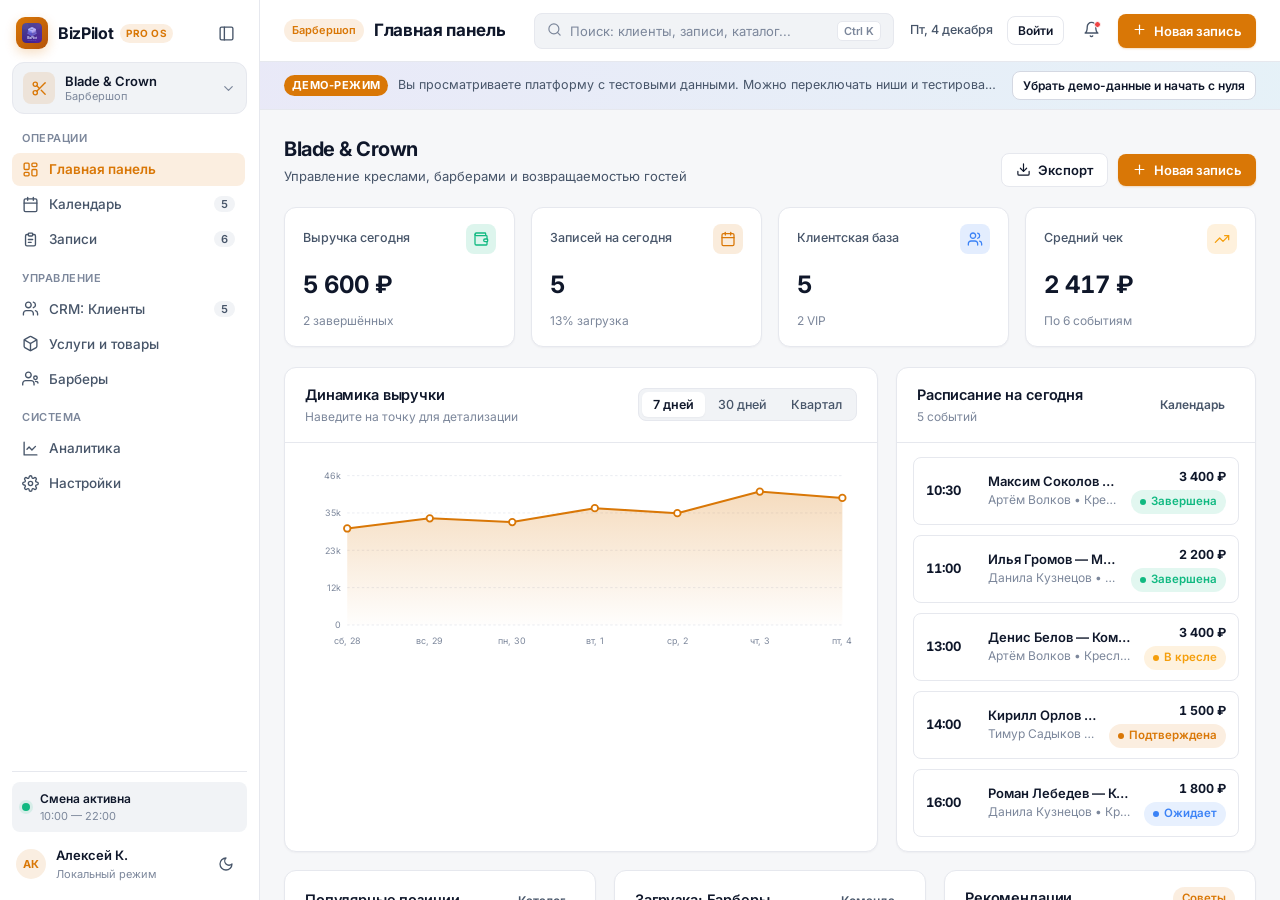
<file: index.html>
<!DOCTYPE html>
<html lang="ru" data-theme="light">
<head>
  <meta charset="UTF-8">
  <meta name="viewport" content="width=device-width, initial-scale=1.0">
  <title>BizPilot — Платформа управления бизнесом</title>
  <link rel="icon" type="image/svg+xml" href="logo.svg">
  <link rel="icon" type="image/png" sizes="192x192" href="/icons/icon-192.png">
  <link rel="apple-touch-icon" href="/icons/icon-192.png">
  <link rel="manifest" href="/manifest.json">
  <meta name="theme-color" content="#6366f1">
  <meta name="apple-mobile-web-app-capable" content="yes">
  <meta name="apple-mobile-web-app-status-bar-style" content="default">
  <meta name="apple-mobile-web-app-title" content="BizPilot">
  <meta name="description" content="Управление записями, клиентами и аналитикой для малого бизнеса">
  <link rel="preconnect" href="https://fonts.googleapis.com">
  <link rel="preconnect" href="https://fonts.gstatic.com" crossorigin>
  <link href="https://fonts.googleapis.com/css2?family=Inter:wght@400;500;600;700&display=swap" rel="stylesheet">
  <link rel="stylesheet" href="styles.css?v=5">
  <link rel="stylesheet" href="onboarding.css?v=5">
</head>
<body>
  <div id="app" class="app-shell">
    <!-- Sidebar -->
    <aside id="sidebar" class="sidebar" aria-label="Основная навигация">
      <div class="sidebar-header">
        <div class="brand-row">
          <div class="brand-logo" aria-hidden="true">
            <img src="logo.svg" alt="BizPilot" width="20" height="20" style="display:block; border-radius:4px;">
          </div>
          <div class="brand-meta">
            <span class="brand-name">BizPilot</span>
            <span class="brand-plan">PRO OS</span>
          </div>
        </div>
        <button id="sidebar-collapse-btn" class="icon-btn subtle" title="Свернуть меню" aria-label="Свернуть меню"></button>
      </div>

      <!-- Niche & Business Switcher -->
      <div class="niche-switcher-wrap">
        <button id="niche-switcher-btn" class="niche-switcher-btn" type="button" aria-haspopup="true" aria-expanded="false">
          <div class="niche-switcher-icon" id="current-niche-icon"></div>
          <div class="niche-switcher-info">
            <span class="niche-business-name" id="current-business-name">Blade &amp; Crown</span>
            <span class="niche-type-label" id="current-niche-label">Барбершоп</span>
          </div>
          <span class="niche-chevron" id="niche-chevron-icon"></span>
        </button>
        <div id="niche-dropdown" class="niche-dropdown hidden" role="menu">
          <div class="niche-dropdown-header">Переключить нишу бизнеса</div>
          <div id="niche-dropdown-list" class="niche-dropdown-list"></div>
        </div>
      </div>

      <!-- Primary Navigation -->
      <nav class="sidebar-nav" id="sidebar-nav"></nav>

      <!-- Sidebar Footer -->
      <div class="sidebar-footer">
        <div class="shift-status-card" id="shift-status-card">
          <div class="shift-dot"></div>
          <div class="shift-text">
            <div class="shift-title">Смена активна</div>
            <div class="shift-sub" id="shift-hours">09:00 — 21:00</div>
          </div>
        </div>
        <div class="user-profile-mini">
          <div class="avatar sm" id="owner-avatar">АК</div>
          <div class="user-profile-info">
            <div class="user-name" id="owner-name">Алексей К.</div>
            <div class="user-role">Управляющий</div>
          </div>
          <button id="theme-toggle-btn" class="icon-btn subtle" title="Переключить тему" aria-label="Переключить тему"></button>
        </div>
      </div>
    </aside>

    <!-- Main Content Area -->
    <div class="main-area">
      <!-- Topbar -->
      <header class="topbar">
        <div class="topbar-left">
          <button id="mobile-menu-btn" class="icon-btn subtle mobile-only" aria-label="Открыть меню"></button>
          <div class="breadcrumb">
            <span class="breadcrumb-niche" id="topbar-niche-pill"></span>
            <h1 class="page-title" id="page-title">Главная панель</h1>
          </div>
        </div>

        <div class="topbar-center">
          <button id="command-palette-trigger" class="search-trigger" type="button">
            <span class="search-icon-slot" id="topbar-search-icon"></span>
            <span class="search-placeholder">Поиск клиентов, записей, услуг...</span>
            <kbd class="kbd-hint">Ctrl K</kbd>
          </button>
        </div>

        <div class="topbar-right">
          <div class="topbar-date" id="topbar-date"></div>
          <button id="auth-btn" class="btn btn-secondary btn-sm" type="button">Войти</button>
          <button id="notifications-btn" class="icon-btn subtle has-badge" title="Уведомления" aria-label="Уведомления">
            <span id="notifications-icon-slot"></span>
            <span class="badge-dot" id="notif-badge"></span>
          </button>
          <button id="quick-create-btn" class="btn btn-primary" type="button">
            <span class="btn-icon-slot" id="quick-create-icon"></span>
            <span id="quick-create-label">Новая запись</span>
          </button>
        </div>
      </header>

      <!-- Demo Mode Banner -->
      <div id="demo-banner" class="demo-banner hidden" role="status">
        <div class="demo-banner-left">
          <span class="demo-banner-pill">Демо-режим</span>
          <span class="demo-banner-text">Вы просматриваете платформу с тестовыми данными. Можно переключать ниши и тестировать все функции.</span>
        </div>
        <button id="clear-demo-btn" class="btn btn-sm demo-banner-btn" type="button">Убрать демо-данные и начать с нуля</button>
      </div>

      <!-- Dynamic View Container -->
      <main id="view-container" class="view-container" tabindex="-1"></main>
    </div>
  </div>

  <!-- Slide-over Drawer (Client 360 / Booking Details / Notifications) -->
  <div id="drawer-backdrop" class="backdrop hidden"></div>
  <aside id="app-drawer" class="drawer hidden" aria-hidden="true">
    <div class="drawer-header">
      <div class="drawer-title-wrap">
        <span class="drawer-eyebrow" id="drawer-eyebrow"></span>
        <h2 class="drawer-title" id="drawer-title">Детали</h2>
      </div>
      <button id="drawer-close-btn" class="icon-btn subtle" aria-label="Закрыть панель"></button>
    </div>
    <div id="drawer-body" class="drawer-body"></div>
  </aside>

  <!-- Modal Dialog (Create Booking / Client / Service / Staff) -->
  <div id="modal-backdrop" class="backdrop hidden"></div>
  <div id="app-modal" class="modal hidden" role="dialog" aria-modal="true" aria-labelledby="modal-title">
    <div class="modal-header">
      <h2 class="modal-title" id="modal-title">Создать</h2>
      <button id="modal-close-btn" class="icon-btn subtle" aria-label="Закрыть окно"></button>
    </div>
    <div id="modal-body" class="modal-body"></div>
  </div>

  <!-- Command Palette -->
  <div id="cmdk-backdrop" class="backdrop hidden"></div>
  <div id="cmdk-modal" class="cmdk-modal hidden" role="dialog" aria-modal="true" aria-label="Быстрый поиск">
    <div class="cmdk-input-row">
      <span id="cmdk-search-icon" class="cmdk-icon"></span>
      <input id="cmdk-input" type="text" placeholder="Найти клиента, запись, услугу или перейти в раздел..." autocomplete="off">
      <kbd class="kbd-hint">ESC</kbd>
    </div>
    <div id="cmdk-results" class="cmdk-results"></div>
  </div>

  <!-- Toast Container -->
  <div id="toast-container" class="toast-container" aria-live="polite"></div>

  <!-- Mobile Sidebar Backdrop -->
  <div id="mobile-backdrop" class="backdrop hidden"></div>

  <!-- Onboarding Overlay -->
  <div id="onboarding-overlay" class="onboarding-overlay hidden" role="dialog" aria-modal="true" aria-label="Настройка BizPilot"></div>

  <script defer src="js/icons.js?v=8"></script>
  <script defer src="js/niches.js?v=8"></script>
  <script defer src="js/store.js?v=8"></script>
  <script defer src="js/charts.js?v=8"></script>
  <script defer src="js/views.js?v=8"></script>
  <script defer src="js/onboarding.js?v=8"></script>
  <script defer src="js/app.js?v=8"></script>
</body>
</html>
</file>
<file: styles.css>
/* ==========================================================================
   BizPilot SaaS Design System
   Modern Minimalist Precision UI (Linear / Stripe / Square inspired)
   ========================================================================== */

:root {
  --font-sans: 'Inter', -apple-system, BlinkMacSystemFont, 'Segoe UI', Roboto, sans-serif;

  /* Light theme surface hierarchy */
  --bg-app: #f6f7f9;
  --bg-sidebar: #ffffff;
  --bg-surface: #ffffff;
  --bg-subtle: #f1f3f6;
  --bg-muted: #e9ecf1;
  --bg-hover: #f4f6f9;

  /* Borders */
  --border-subtle: #e6e8ee;
  --border-strong: #d4d8e2;

  /* Text */
  --text-primary: #0f172a;
  --text-secondary: #475569;
  --text-muted: #7c879b;
  --text-inverse: #ffffff;

  /* Brand & Niche Accent (dynamically overridden per niche) */
  --accent: #4f46e5;
  --accent-hover: #4338ca;
  --accent-soft: rgba(79, 70, 229, 0.1);
  --accent-ring: rgba(79, 70, 229, 0.22);

  /* Semantic Status Colors */
  --success: #10b981;
  --success-soft: rgba(16, 185, 129, 0.12);
  --warning: #f59e0b;
  --warning-soft: rgba(245, 158, 11, 0.13);
  --danger: #ef4444;
  --danger-soft: rgba(239, 68, 68, 0.12);
  --info: #3b82f6;
  --info-soft: rgba(59, 130, 246, 0.12);

  /* Elevation & Radius */
  --radius-xs: 6px;
  --radius-sm: 8px;
  --radius-md: 12px;
  --radius-lg: 16px;
  --shadow-xs: 0 1px 2px rgba(15, 23, 42, 0.04);
  --shadow-sm: 0 1px 3px rgba(15, 23, 42, 0.06), 0 1px 2px rgba(15, 23, 42, 0.03);
  --shadow-md: 0 8px 24px rgba(15, 23, 42, 0.08), 0 2px 6px rgba(15, 23, 42, 0.04);
  --shadow-lg: 0 20px 50px rgba(15, 23, 42, 0.16);

  --sidebar-width: 260px;
  --topbar-height: 62px;
  --transition: 160ms cubic-bezier(0.2, 0.8, 0.2, 1);
}

[data-theme="dark"] {
  --bg-app: #0b0e14;
  --bg-sidebar: #10141d;
  --bg-surface: #141923;
  --bg-subtle: #1b2230;
  --bg-muted: #222b3c;
  --bg-hover: #1d2534;

  --border-subtle: #232b3b;
  --border-strong: #323d52;

  --text-primary: #f1f5f9;
  --text-secondary: #94a3b8;
  --text-muted: #64748b;

  --shadow-xs: 0 1px 2px rgba(0, 0, 0, 0.25);
  --shadow-sm: 0 2px 6px rgba(0, 0, 0, 0.32);
  --shadow-md: 0 10px 28px rgba(0, 0, 0, 0.45);
  --shadow-lg: 0 24px 60px rgba(0, 0, 0, 0.65);
}

*, *::before, *::after {
  box-sizing: border-box;
}

html, body {
  margin: 0;
  padding: 0;
  height: 100%;
  font-family: var(--font-sans);
  font-size: 14px;
  line-height: 1.5;
  color: var(--text-primary);
  background: var(--bg-app);
  -webkit-font-smoothing: antialiased;
  -moz-osx-font-smoothing: grayscale;
}

button, input, select, textarea {
  font-family: inherit;
  font-size: inherit;
  color: inherit;
}

button {
  cursor: pointer;
  border: none;
  background: none;
}

a {
  color: inherit;
  text-decoration: none;
}

.hidden {
  display: none !important;
}

.tabular-nums {
  font-variant-numeric: tabular-nums;
}

/* Custom Scrollbar */
::-webkit-scrollbar {
  width: 7px;
  height: 7px;
}
::-webkit-scrollbar-track {
  background: transparent;
}
::-webkit-scrollbar-thumb {
  background: var(--border-strong);
  border-radius: 99px;
}
::-webkit-scrollbar-thumb:hover {
  background: var(--text-muted);
}

/* ==========================================================================
   App Shell Layout
   ========================================================================== */

.app-shell {
  display: flex;
  height: 100vh;
  overflow: hidden;
}

/* Sidebar */
.sidebar {
  width: var(--sidebar-width);
  flex-shrink: 0;
  background: var(--bg-sidebar);
  border-right: 1px solid var(--border-subtle);
  display: flex;
  flex-direction: column;
  padding: 14px 12px;
  transition: width var(--transition), transform var(--transition);
  z-index: 30;
}

.sidebar.collapsed {
  width: 74px;
}

.sidebar.collapsed .brand-meta,
.sidebar.collapsed .niche-switcher-info,
.sidebar.collapsed .niche-chevron,
.sidebar.collapsed .nav-label,
.sidebar.collapsed .nav-badge,
.sidebar.collapsed .shift-text,
.sidebar.collapsed .user-profile-info,
.sidebar.collapsed .nav-section-title {
  display: none;
}

.sidebar.collapsed .niche-switcher-btn {
  justify-content: center;
  padding: 8px;
}

.sidebar.collapsed .nav-item {
  justify-content: center;
  padding: 10px;
}

.sidebar.collapsed .shift-status-card {
  justify-content: center;
  padding: 10px;
}

.sidebar.collapsed .user-profile-mini {
  justify-content: center;
  flex-direction: column;
  gap: 8px;
}

.sidebar-header {
  display: flex;
  align-items: center;
  justify-content: space-between;
  padding: 2px 4px 12px;
}

.brand-row {
  display: flex;
  align-items: center;
  gap: 10px;
}

.brand-logo {
  width: 32px;
  height: 32px;
  border-radius: 9px;
  background: linear-gradient(135deg, var(--accent), var(--accent-hover));
  color: #fff;
  display: grid;
  place-items: center;
  box-shadow: 0 4px 12px var(--accent-ring);
  flex-shrink: 0;
}

.brand-meta {
  display: flex;
  align-items: center;
  gap: 7px;
}

.brand-name {
  font-weight: 700;
  font-size: 16px;
  letter-spacing: -0.02em;
}

.brand-plan {
  font-size: 10px;
  font-weight: 700;
  letter-spacing: 0.05em;
  padding: 2px 6px;
  border-radius: 99px;
  background: var(--accent-soft);
  color: var(--accent);
}

/* Niche Switcher */
.niche-switcher-wrap {
  position: relative;
  margin-bottom: 14px;
}

.niche-switcher-btn {
  width: 100%;
  display: flex;
  align-items: center;
  gap: 10px;
  padding: 9px 10px;
  border-radius: var(--radius-md);
  background: var(--bg-subtle);
  border: 1px solid var(--border-subtle);
  text-align: left;
  transition: border-color var(--transition), background var(--transition);
}

.niche-switcher-btn:hover {
  border-color: var(--border-strong);
  background: var(--bg-hover);
}

.niche-switcher-icon {
  width: 32px;
  height: 32px;
  border-radius: 8px;
  background: var(--accent-soft);
  color: var(--accent);
  display: grid;
  place-items: center;
  flex-shrink: 0;
}

.niche-switcher-info {
  flex: 1;
  min-width: 0;
}

.niche-business-name {
  display: block;
  font-weight: 600;
  font-size: 13px;
  white-space: nowrap;
  overflow: hidden;
  text-overflow: ellipsis;
}

.niche-type-label {
  display: block;
  font-size: 11px;
  color: var(--text-muted);
}

.niche-chevron {
  color: var(--text-muted);
  display: grid;
  place-items: center;
}

.niche-dropdown {
  position: absolute;
  top: calc(100% + 6px);
  left: 0;
  width: 268px;
  background: var(--bg-surface);
  border: 1px solid var(--border-subtle);
  border-radius: var(--radius-md);
  box-shadow: var(--shadow-lg);
  padding: 6px;
  z-index: 60;
}

.niche-dropdown-header {
  font-size: 11px;
  font-weight: 600;
  color: var(--text-muted);
  text-transform: uppercase;
  letter-spacing: 0.04em;
  padding: 6px 8px 4px;
}

.niche-dropdown-list {
  display: flex;
  flex-direction: column;
  gap: 2px;
}

.niche-option {
  display: flex;
  align-items: center;
  gap: 10px;
  padding: 8px 10px;
  border-radius: var(--radius-sm);
  width: 100%;
  text-align: left;
  transition: background var(--transition);
}

.niche-option:hover {
  background: var(--bg-hover);
}

.niche-option.active {
  background: var(--accent-soft);
}

.niche-option-dot {
  width: 28px;
  height: 28px;
  border-radius: 7px;
  display: grid;
  place-items: center;
  flex-shrink: 0;
}

.niche-option-text {
  flex: 1;
  min-width: 0;
}

.niche-option-title {
  font-size: 13px;
  font-weight: 600;
  display: block;
}

.niche-option-sub {
  font-size: 11px;
  color: var(--text-muted);
  display: block;
}

/* Sidebar Navigation */
.sidebar-nav {
  flex: 1;
  overflow-y: auto;
  display: flex;
  flex-direction: column;
  gap: 2px;
  padding-right: 2px;
}

.nav-section-title {
  font-size: 11px;
  font-weight: 600;
  color: var(--text-muted);
  text-transform: uppercase;
  letter-spacing: 0.05em;
  padding: 12px 10px 4px;
}

.nav-section-title:first-child {
  padding-top: 2px;
}

.nav-item {
  display: flex;
  align-items: center;
  gap: 10px;
  padding: 8px 10px;
  border-radius: var(--radius-sm);
  color: var(--text-secondary);
  font-weight: 500;
  font-size: 13.5px;
  transition: background var(--transition), color var(--transition);
  width: 100%;
  text-align: left;
}

.nav-item:hover {
  background: var(--bg-hover);
  color: var(--text-primary);
}

.nav-item.active {
  background: var(--accent-soft);
  color: var(--accent);
  font-weight: 600;
}

.nav-icon {
  display: grid;
  place-items: center;
  flex-shrink: 0;
}

.nav-label {
  flex: 1;
  white-space: nowrap;
  overflow: hidden;
  text-overflow: ellipsis;
}

.nav-badge {
  font-size: 11px;
  font-weight: 600;
  padding: 1px 7px;
  border-radius: 99px;
  background: var(--bg-subtle);
  color: var(--text-secondary);
}

.nav-item.active .nav-badge {
  background: var(--accent);
  color: #fff;
}

/* Sidebar Footer */
.sidebar-footer {
  padding-top: 10px;
  border-top: 1px solid var(--border-subtle);
  display: flex;
  flex-direction: column;
  gap: 10px;
}

.shift-status-card {
  display: flex;
  align-items: center;
  gap: 10px;
  padding: 8px 10px;
  border-radius: var(--radius-sm);
  background: var(--bg-subtle);
}

.shift-dot {
  width: 8px;
  height: 8px;
  border-radius: 50%;
  background: var(--success);
  box-shadow: 0 0 0 3px var(--success-soft);
  flex-shrink: 0;
}

.shift-title {
  font-size: 12px;
  font-weight: 600;
}

.shift-sub {
  font-size: 11px;
  color: var(--text-muted);
}

.user-profile-mini {
  display: flex;
  align-items: center;
  gap: 10px;
  padding: 4px;
}

.user-profile-info {
  flex: 1;
  min-width: 0;
}

.user-name {
  font-size: 13px;
  font-weight: 600;
  white-space: nowrap;
  overflow: hidden;
  text-overflow: ellipsis;
}

.user-role {
  font-size: 11px;
  color: var(--text-muted);
}

/* ==========================================================================
   Main Area & Topbar
   ========================================================================== */

.main-area {
  flex: 1;
  min-width: 0;
  display: flex;
  flex-direction: column;
  overflow: hidden;
}

.topbar {
  height: var(--topbar-height);
  flex-shrink: 0;
  background: var(--bg-surface);
  border-bottom: 1px solid var(--border-subtle);
  padding: 0 24px;
  display: flex;
  align-items: center;
  justify-content: space-between;
  gap: 16px;
}

.topbar-left {
  display: flex;
  align-items: center;
  gap: 12px;
  min-width: 0;
  flex: 1 1 auto;
  overflow: hidden;
}

.breadcrumb {
  display: flex;
  align-items: center;
  gap: 10px;
  min-width: 0;
}

.breadcrumb-niche {
  font-size: 11px;
  font-weight: 600;
  padding: 3px 8px;
  border-radius: 99px;
  background: var(--accent-soft);
  color: var(--accent);
  white-space: nowrap;
  flex-shrink: 0;
}

.page-title {
  margin: 0;
  font-size: 17px;
  font-weight: 700;
  letter-spacing: -0.02em;
  white-space: nowrap;
  overflow: hidden;
  text-overflow: ellipsis;
}

.topbar-center {
  flex: 0 1 360px;
  min-width: 180px;
}

.search-trigger {
  width: 100%;
  display: flex;
  align-items: center;
  gap: 8px;
  padding: 7px 12px;
  border-radius: var(--radius-sm);
  background: var(--bg-subtle);
  border: 1px solid var(--border-subtle);
  color: var(--text-muted);
  transition: border-color var(--transition), background var(--transition);
}

.search-trigger:hover {
  border-color: var(--border-strong);
  background: var(--bg-hover);
  color: var(--text-secondary);
}

.search-placeholder {
  flex: 1;
  text-align: left;
  font-size: 13px;
  white-space: nowrap;
  overflow: hidden;
  text-overflow: ellipsis;
}

.kbd-hint {
  font-family: inherit;
  font-size: 11px;
  font-weight: 600;
  padding: 2px 6px;
  border-radius: 5px;
  background: var(--bg-surface);
  border: 1px solid var(--border-subtle);
  color: var(--text-muted);
}

.topbar-right {
  display: flex;
  align-items: center;
  gap: 10px;
}

.topbar-date {
  font-size: 12.5px;
  color: var(--text-secondary);
  font-weight: 500;
  padding-right: 4px;
  white-space: nowrap;
}

.view-container {
  flex: 1;
  overflow-y: auto;
  padding: 24px;
}

/* ==========================================================================
   Reusable UI Components
   ========================================================================== */

.btn {
  display: inline-flex;
  align-items: center;
  justify-content: center;
  gap: 7px;
  padding: 8px 14px;
  border-radius: var(--radius-sm);
  font-weight: 600;
  font-size: 13px;
  transition: all var(--transition);
  white-space: nowrap;
}

.btn-sm {
  padding: 6px 10px;
  font-size: 12px;
}

.btn-primary {
  background: var(--accent);
  color: #fff;
  box-shadow: 0 1px 2px var(--accent-ring);
}

.btn-primary:hover {
  background: var(--accent-hover);
  transform: translateY(-1px);
}

.btn-secondary {
  background: var(--bg-surface);
  border: 1px solid var(--border-subtle);
  color: var(--text-primary);
}

.btn-secondary:hover {
  background: var(--bg-hover);
  border-color: var(--border-strong);
}

.btn-ghost {
  color: var(--text-secondary);
}

.btn-ghost:hover {
  background: var(--bg-subtle);
  color: var(--text-primary);
}

.btn-danger {
  background: var(--danger-soft);
  color: var(--danger);
}

.btn-danger:hover {
  background: var(--danger);
  color: #fff;
}

.icon-btn {
  width: 34px;
  height: 34px;
  border-radius: var(--radius-sm);
  display: grid;
  place-items: center;
  color: var(--text-secondary);
  position: relative;
  transition: background var(--transition), color var(--transition);
  flex-shrink: 0;
}

.icon-btn:hover {
  background: var(--bg-subtle);
  color: var(--text-primary);
}

.icon-btn.has-badge .badge-dot {
  position: absolute;
  top: 7px;
  right: 7px;
  width: 7px;
  height: 7px;
  border-radius: 50%;
  background: var(--danger);
  border: 1.5px solid var(--bg-surface);
}

.avatar {
  width: 36px;
  height: 36px;
  border-radius: 50%;
  background: var(--accent-soft);
  color: var(--accent);
  font-weight: 700;
  font-size: 12.5px;
  display: grid;
  place-items: center;
  flex-shrink: 0;
  letter-spacing: 0.02em;
}

.avatar.sm {
  width: 30px;
  height: 30px;
  font-size: 11px;
}

.avatar.lg {
  width: 48px;
  height: 48px;
  font-size: 16px;
}

/* Cards */
.card {
  background: var(--bg-surface);
  border: 1px solid var(--border-subtle);
  border-radius: var(--radius-md);
  box-shadow: var(--shadow-xs);
}

.card-header {
  display: flex;
  align-items: center;
  justify-content: space-between;
  gap: 12px;
  padding: 16px 20px;
  border-bottom: 1px solid var(--border-subtle);
}

.card-title {
  margin: 0;
  font-size: 14.5px;
  font-weight: 600;
  letter-spacing: -0.01em;
}

.card-subtitle {
  font-size: 12px;
  color: var(--text-muted);
  margin-top: 2px;
}

.card-body {
  padding: 18px 20px;
}

/* Badges & Pills */
.pill {
  display: inline-flex;
  align-items: center;
  gap: 5px;
  padding: 3px 9px;
  border-radius: 99px;
  font-size: 11.5px;
  font-weight: 600;
  white-space: nowrap;
}

.pill-dot {
  width: 6px;
  height: 6px;
  border-radius: 50%;
  background: currentColor;
}

.pill-success { background: var(--success-soft); color: var(--success); }
.pill-warning { background: var(--warning-soft); color: var(--warning); }
.pill-danger  { background: var(--danger-soft);  color: var(--danger); }
.pill-info    { background: var(--info-soft);    color: var(--info); }
.pill-accent  { background: var(--accent-soft);  color: var(--accent); }
.pill-neutral { background: var(--bg-subtle);    color: var(--text-secondary); }

/* Segmented Control & Tabs */
.segmented {
  display: inline-flex;
  padding: 3px;
  border-radius: var(--radius-sm);
  background: var(--bg-subtle);
  border: 1px solid var(--border-subtle);
  gap: 2px;
}

.segmented-btn {
  padding: 5px 11px;
  border-radius: 6px;
  font-size: 12.5px;
  font-weight: 500;
  color: var(--text-secondary);
  transition: all var(--transition);
}

.segmented-btn:hover {
  color: var(--text-primary);
}

.segmented-btn.active {
  background: var(--bg-surface);
  color: var(--text-primary);
  font-weight: 600;
  box-shadow: var(--shadow-xs);
}

/* Inputs & Filters */
.toolbar {
  display: flex;
  flex-wrap: wrap;
  align-items: center;
  justify-content: space-between;
  gap: 12px;
  margin-bottom: 18px;
}

.toolbar-group {
  display: flex;
  flex-wrap: wrap;
  align-items: center;
  gap: 10px;
}

.input-wrap {
  position: relative;
  display: flex;
  align-items: center;
}

.input-icon {
  position: absolute;
  left: 11px;
  color: var(--text-muted);
  pointer-events: none;
  display: grid;
  place-items: center;
}

.input, .select, .textarea {
  background: var(--bg-surface);
  border: 1px solid var(--border-subtle);
  border-radius: var(--radius-sm);
  padding: 8px 12px;
  font-size: 13px;
  outline: none;
  transition: border-color var(--transition), box-shadow var(--transition);
}

.input.with-icon {
  padding-left: 34px;
}

.input:focus, .select:focus, .textarea:focus {
  border-color: var(--accent);
  box-shadow: 0 0 0 3px var(--accent-ring);
}

.form-grid {
  display: grid;
  grid-template-columns: repeat(2, minmax(0, 1fr));
  gap: 14px;
}

.form-field {
  display: flex;
  flex-direction: column;
  gap: 6px;
}

.form-field.full {
  grid-column: 1 / -1;
}

.form-label {
  font-size: 12px;
  font-weight: 600;
  color: var(--text-secondary);
}

/* Tables */
.table-wrap {
  overflow-x: auto;
}

.data-table {
  width: 100%;
  border-collapse: collapse;
  text-align: left;
}

.data-table th {
  font-size: 11.5px;
  font-weight: 600;
  color: var(--text-muted);
  text-transform: uppercase;
  letter-spacing: 0.04em;
  padding: 11px 16px;
  border-bottom: 1px solid var(--border-subtle);
  background: var(--bg-subtle);
  white-space: nowrap;
}

.data-table td {
  padding: 13px 16px;
  border-bottom: 1px solid var(--border-subtle);
  vertical-align: middle;
}

.data-table tbody tr {
  transition: background var(--transition);
}

.data-table tbody tr.clickable {
  cursor: pointer;
}

.data-table tbody tr:hover {
  background: var(--bg-hover);
}

.data-table tbody tr:last-child td {
  border-bottom: none;
}

.cell-primary {
  font-weight: 600;
  color: var(--text-primary);
}

.cell-sub {
  font-size: 12px;
  color: var(--text-muted);
}

/* ==========================================================================
   Dashboard View
   ========================================================================== */

.view-header {
  display: flex;
  flex-wrap: wrap;
  align-items: flex-end;
  justify-content: space-between;
  gap: 14px;
  margin-bottom: 20px;
}

.view-heading {
  margin: 0;
  font-size: 20px;
  font-weight: 700;
  letter-spacing: -0.025em;
}

.view-subheading {
  margin: 3px 0 0;
  font-size: 13px;
  color: var(--text-secondary);
}

.kpi-grid {
  display: grid;
  grid-template-columns: repeat(4, minmax(0, 1fr));
  gap: 16px;
  margin-bottom: 20px;
}

.kpi-card {
  background: var(--bg-surface);
  border: 1px solid var(--border-subtle);
  border-radius: var(--radius-md);
  padding: 16px 18px;
  box-shadow: var(--shadow-xs);
  display: flex;
  flex-direction: column;
  gap: 10px;
  transition: border-color var(--transition), transform var(--transition);
}

.kpi-card:hover {
  border-color: var(--border-strong);
  transform: translateY(-1px);
}

.kpi-top {
  display: flex;
  align-items: center;
  justify-content: space-between;
  gap: 8px;
}

.kpi-label {
  font-size: 12.5px;
  font-weight: 500;
  color: var(--text-secondary);
}

.kpi-icon {
  width: 30px;
  height: 30px;
  border-radius: 8px;
  background: var(--accent-soft);
  color: var(--accent);
  display: grid;
  place-items: center;
}

.kpi-main {
  display: flex;
  align-items: flex-end;
  justify-content: space-between;
  gap: 10px;
}

.kpi-value {
  font-size: 24px;
  font-weight: 700;
  letter-spacing: -0.03em;
  line-height: 1.1;
}

.kpi-spark {
  width: 78px;
  height: 28px;
  flex-shrink: 0;
}

.kpi-footer {
  display: flex;
  align-items: center;
  gap: 6px;
  font-size: 12px;
}

.kpi-delta {
  font-weight: 600;
  padding: 1px 6px;
  border-radius: 5px;
}

.kpi-delta.up { background: var(--success-soft); color: var(--success); }
.kpi-delta.down { background: var(--danger-soft); color: var(--danger); }

.kpi-period {
  color: var(--text-muted);
}

.dashboard-grid {
  display: grid;
  grid-template-columns: minmax(0, 1.65fr) minmax(0, 1fr);
  gap: 18px;
  margin-bottom: 18px;
}

.dashboard-bottom-grid {
  display: grid;
  grid-template-columns: repeat(3, minmax(0, 1fr));
  gap: 18px;
}

/* Interactive Chart Container */
.chart-wrap {
  position: relative;
  width: 100%;
}

.chart-tooltip {
  position: absolute;
  pointer-events: none;
  background: var(--text-primary);
  color: var(--text-inverse);
  padding: 7px 11px;
  border-radius: var(--radius-sm);
  font-size: 12px;
  box-shadow: var(--shadow-md);
  transform: translate(-50%, -115%);
  white-space: nowrap;
  z-index: 20;
  opacity: 0;
  transition: opacity 100ms ease;
}

.chart-tooltip.visible {
  opacity: 1;
}

/* Timeline / Upcoming List */
.upcoming-list {
  display: flex;
  flex-direction: column;
  gap: 10px;
}

.upcoming-item {
  display: flex;
  align-items: center;
  gap: 12px;
  padding: 10px 12px;
  border-radius: var(--radius-sm);
  border: 1px solid var(--border-subtle);
  background: var(--bg-surface);
  transition: border-color var(--transition), background var(--transition);
  cursor: pointer;
}

.upcoming-item:hover {
  border-color: var(--accent);
  background: var(--bg-hover);
}

.upcoming-time {
  min-width: 50px;
  font-weight: 700;
  font-size: 13px;
  color: var(--text-primary);
}

.upcoming-info {
  flex: 1;
  min-width: 0;
}

.upcoming-title {
  font-weight: 600;
  font-size: 13px;
  white-space: nowrap;
  overflow: hidden;
  text-overflow: ellipsis;
}

.upcoming-sub {
  font-size: 12px;
  color: var(--text-muted);
  white-space: nowrap;
  overflow: hidden;
  text-overflow: ellipsis;
}

/* Progress Rows */
.metric-list {
  display: flex;
  flex-direction: column;
  gap: 14px;
}

.metric-row-head {
  display: flex;
  justify-content: space-between;
  align-items: center;
  font-size: 13px;
  margin-bottom: 6px;
}

.progress-track {
  height: 7px;
  border-radius: 99px;
  background: var(--bg-subtle);
  overflow: hidden;
}

.progress-fill {
  height: 100%;
  border-radius: 99px;
  background: var(--accent);
  transition: width 400ms ease;
}

/* Insights List */
.insight-item {
  display: flex;
  align-items: flex-start;
  gap: 11px;
  padding: 11px 12px;
  border-radius: var(--radius-sm);
  background: var(--bg-subtle);
  margin-bottom: 10px;
}

.insight-item:last-child {
  margin-bottom: 0;
}

.insight-icon {
  width: 28px;
  height: 28px;
  border-radius: 7px;
  display: grid;
  place-items: center;
  flex-shrink: 0;
}

.insight-title {
  font-size: 12.5px;
  font-weight: 600;
}

.insight-desc {
  font-size: 12px;
  color: var(--text-secondary);
  margin-top: 2px;
}

/* ==========================================================================
   Calendar Schedule Grid
   ========================================================================== */

.calendar-shell {
  background: var(--bg-surface);
  border: 1px solid var(--border-subtle);
  border-radius: var(--radius-md);
  overflow: hidden;
}

.calendar-grid-scroll {
  overflow: auto;
  max-height: calc(100vh - 230px);
}

.cal-resource-grid {
  display: grid;
  min-width: 780px;
}

.cal-header-row {
  display: contents;
}

.cal-corner {
  position: sticky;
  top: 0;
  left: 0;
  z-index: 15;
  background: var(--bg-subtle);
  border-bottom: 1px solid var(--border-subtle);
  border-right: 1px solid var(--border-subtle);
  padding: 12px 10px;
  font-size: 11.5px;
  font-weight: 600;
  color: var(--text-muted);
  text-align: center;
}

.cal-col-header {
  position: sticky;
  top: 0;
  z-index: 10;
  background: var(--bg-subtle);
  border-bottom: 1px solid var(--border-subtle);
  border-right: 1px solid var(--border-subtle);
  padding: 10px 12px;
  display: flex;
  align-items: center;
  gap: 9px;
}

.cal-col-header:last-child {
  border-right: none;
}

.cal-body {
  position: relative;
  display: grid;
}

.cal-time-col {
  border-right: 1px solid var(--border-subtle);
  background: var(--bg-surface);
}

.cal-time-slot {
  height: 76px;
  padding: 4px 8px;
  font-size: 11.5px;
  font-weight: 500;
  color: var(--text-muted);
  text-align: right;
  border-bottom: 1px dashed var(--border-subtle);
}

.cal-resource-col {
  position: relative;
  border-right: 1px solid var(--border-subtle);
}

.cal-resource-col:last-child {
  border-right: none;
}

.cal-slot-cell {
  height: 76px;
  border-bottom: 1px dashed var(--border-subtle);
  cursor: pointer;
  transition: background 120ms ease;
}

.cal-slot-cell:hover {
  background: var(--accent-soft);
}

.cal-event {
  position: absolute;
  left: 5px;
  right: 5px;
  border-radius: 8px;
  padding: 4px 8px;
  font-size: 11.5px;
  line-height: 1.25;
  border-left: 3px solid var(--accent);
  background: var(--bg-surface);
  box-shadow: var(--shadow-sm);
  cursor: pointer;
  overflow: hidden;
  transition: transform 120ms ease, box-shadow 120ms ease;
  z-index: 5;
}

.cal-event:hover {
  transform: translateY(-1px);
  box-shadow: var(--shadow-md);
  z-index: 8;
}

.cal-event.status-confirmed { background: rgba(79, 70, 229, 0.11); border-left-color: var(--accent); }
.cal-event.status-in_progress { background: rgba(245, 158, 11, 0.15); border-left-color: var(--warning); }
.cal-event.status-completed { background: rgba(16, 185, 129, 0.13); border-left-color: var(--success); }
.cal-event.status-pending { background: rgba(59, 130, 246, 0.12); border-left-color: var(--info); }
.cal-event.status-cancelled { background: rgba(239, 68, 68, 0.1); border-left-color: var(--danger); opacity: 0.65; }

.cal-event-time {
  font-size: 10.5px;
  font-weight: 700;
  opacity: 0.85;
}

.cal-event-title {
  font-weight: 600;
  white-space: nowrap;
  overflow: hidden;
  text-overflow: ellipsis;
}

.cal-event-sub {
  font-size: 11px;
  color: var(--text-secondary);
  white-space: nowrap;
  overflow: hidden;
  text-overflow: ellipsis;
}

.cal-now-line {
  position: absolute;
  left: 0;
  right: 0;
  height: 2px;
  background: var(--danger);
  z-index: 9;
  pointer-events: none;
}

.cal-now-line::before {
  content: '';
  position: absolute;
  left: -4px;
  top: -3px;
  width: 8px;
  height: 8px;
  border-radius: 50%;
  background: var(--danger);
}

/* Week Calendar Grid */
.week-grid {
  display: grid;
  grid-template-columns: repeat(7, minmax(150px, 1fr));
  min-width: 960px;
}

.week-day-col {
  border-right: 1px solid var(--border-subtle);
  min-height: 460px;
  display: flex;
  flex-direction: column;
}

.week-day-col:last-child {
  border-right: none;
}

.week-day-head {
  padding: 12px;
  background: var(--bg-subtle);
  border-bottom: 1px solid var(--border-subtle);
  display: flex;
  justify-content: space-between;
  align-items: center;
}

.week-day-head.today {
  background: var(--accent-soft);
  color: var(--accent);
}

.week-day-body {
  padding: 10px;
  display: flex;
  flex-direction: column;
  gap: 8px;
  flex: 1;
}

.week-event-card {
  padding: 8px 10px;
  border-radius: 8px;
  border: 1px solid var(--border-subtle);
  border-left: 3px solid var(--accent);
  background: var(--bg-surface);
  cursor: pointer;
  transition: transform 120ms ease, border-color 120ms ease;
}

.week-event-card:hover {
  transform: translateY(-1px);
  border-color: var(--accent);
}

/* ==========================================================================
   Team & Settings Cards
   ========================================================================== */

.cards-grid-3 {
  display: grid;
  grid-template-columns: repeat(3, minmax(0, 1fr));
  gap: 16px;
}

.cards-grid-2 {
  display: grid;
  grid-template-columns: repeat(2, minmax(0, 1fr));
  gap: 18px;
}

.staff-card {
  padding: 18px;
  display: flex;
  flex-direction: column;
  gap: 14px;
}

.staff-card-top {
  display: flex;
  align-items: center;
  gap: 12px;
}

.staff-stats {
  display: grid;
  grid-template-columns: repeat(3, 1fr);
  gap: 8px;
  padding: 10px;
  border-radius: var(--radius-sm);
  background: var(--bg-subtle);
}

.staff-stat-val {
  font-weight: 700;
  font-size: 14px;
}

.staff-stat-lbl {
  font-size: 11px;
  color: var(--text-muted);
}

/* Niche Selection Cards in Settings */
.niche-cards-grid {
  display: grid;
  grid-template-columns: repeat(3, minmax(0, 1fr));
  gap: 12px;
}

.niche-select-card {
  padding: 14px;
  border-radius: var(--radius-md);
  border: 1.5px solid var(--border-subtle);
  background: var(--bg-surface);
  text-align: left;
  transition: all var(--transition);
  display: flex;
  flex-direction: column;
  gap: 8px;
}

.niche-select-card:hover {
  border-color: var(--border-strong);
  transform: translateY(-1px);
}

.niche-select-card.active {
  border-color: var(--accent);
  background: var(--accent-soft);
}

/* Heatmap */
.heatmap-grid {
  display: grid;
  grid-template-columns: 52px repeat(7, 1fr);
  gap: 5px;
  align-items: center;
}

.heatmap-cell {
  height: 28px;
  border-radius: 5px;
  display: grid;
  place-items: center;
  font-size: 10.5px;
  font-weight: 600;
  transition: transform 100ms ease;
}

.heatmap-cell:hover {
  transform: scale(1.06);
}

/* ==========================================================================
   Drawers, Modals, Command Palette & Toasts
   ========================================================================== */

.backdrop {
  position: fixed;
  inset: 0;
  background: rgba(15, 23, 42, 0.45);
  backdrop-filter: blur(3px);
  z-index: 80;
}

.drawer {
  position: fixed;
  top: 0;
  right: 0;
  bottom: 0;
  width: min(460px, 100vw);
  background: var(--bg-surface);
  border-left: 1px solid var(--border-subtle);
  box-shadow: var(--shadow-lg);
  z-index: 90;
  display: flex;
  flex-direction: column;
  animation: slideInRight 180ms ease-out;
}

@keyframes slideInRight {
  from { transform: translateX(28px); opacity: 0; }
  to   { transform: translateX(0); opacity: 1; }
}

.drawer-header {
  padding: 18px 22px;
  border-bottom: 1px solid var(--border-subtle);
  display: flex;
  align-items: center;
  justify-content: space-between;
  gap: 12px;
}

.drawer-eyebrow {
  font-size: 11px;
  font-weight: 600;
  text-transform: uppercase;
  letter-spacing: 0.05em;
  color: var(--accent);
}

.drawer-title {
  margin: 2px 0 0;
  font-size: 17px;
  font-weight: 700;
}

.drawer-body {
  flex: 1;
  overflow-y: auto;
  padding: 20px 22px;
  display: flex;
  flex-direction: column;
  gap: 18px;
}

.modal {
  position: fixed;
  top: 50%;
  left: 50%;
  transform: translate(-50%, -50%);
  width: min(580px, calc(100vw - 32px));
  max-height: calc(100vh - 48px);
  background: var(--bg-surface);
  border: 1px solid var(--border-subtle);
  border-radius: var(--radius-lg);
  box-shadow: var(--shadow-lg);
  z-index: 95;
  display: flex;
  flex-direction: column;
  animation: popIn 160ms ease-out;
}

@keyframes popIn {
  from { transform: translate(-50%, -47%) scale(0.97); opacity: 0; }
  to   { transform: translate(-50%, -50%) scale(1); opacity: 1; }
}

.modal-header {
  padding: 18px 22px;
  border-bottom: 1px solid var(--border-subtle);
  display: flex;
  align-items: center;
  justify-content: space-between;
}

.modal-title {
  margin: 0;
  font-size: 16px;
  font-weight: 700;
}

.modal-body {
  padding: 20px 22px;
  overflow-y: auto;
}

.modal-footer {
  display: flex;
  justify-content: flex-end;
  gap: 10px;
  margin-top: 20px;
  padding-top: 14px;
  border-top: 1px solid var(--border-subtle);
}

/* Command Palette */
.cmdk-modal {
  position: fixed;
  top: 16%;
  left: 50%;
  transform: translateX(-50%);
  width: min(580px, calc(100vw - 32px));
  background: var(--bg-surface);
  border: 1px solid var(--border-subtle);
  border-radius: var(--radius-lg);
  box-shadow: var(--shadow-lg);
  z-index: 100;
  overflow: hidden;
}

.cmdk-input-row {
  display: flex;
  align-items: center;
  gap: 10px;
  padding: 14px 16px;
  border-bottom: 1px solid var(--border-subtle);
}

.cmdk-icon {
  color: var(--text-muted);
  display: grid;
  place-items: center;
}

.cmdk-input-row input {
  flex: 1;
  border: none;
  outline: none;
  background: transparent;
  font-size: 14.5px;
}

.cmdk-results {
  max-height: 360px;
  overflow-y: auto;
  padding: 8px;
}

.cmdk-group-title {
  font-size: 11px;
  font-weight: 600;
  color: var(--text-muted);
  text-transform: uppercase;
  padding: 8px 10px 4px;
}

.cmdk-item {
  width: 100%;
  display: flex;
  align-items: center;
  justify-content: space-between;
  gap: 10px;
  padding: 9px 10px;
  border-radius: var(--radius-sm);
  text-align: left;
  transition: background 100ms ease;
}

.cmdk-item:hover, .cmdk-item.active {
  background: var(--accent-soft);
}

.cmdk-item-left {
  display: flex;
  align-items: center;
  gap: 10px;
  min-width: 0;
}

.cmdk-item-title {
  font-weight: 600;
  font-size: 13.5px;
}

.cmdk-item-sub {
  font-size: 12px;
  color: var(--text-muted);
}

/* Toasts */
.toast-container {
  position: fixed;
  bottom: 20px;
  right: 20px;
  display: flex;
  flex-direction: column;
  gap: 8px;
  z-index: 120;
}

.toast {
  display: flex;
  align-items: center;
  gap: 10px;
  padding: 11px 15px;
  border-radius: var(--radius-md);
  background: var(--bg-surface);
  border: 1px solid var(--border-subtle);
  box-shadow: var(--shadow-md);
  font-size: 13px;
  font-weight: 500;
  animation: slideUp 180ms ease-out;
}

@keyframes slideUp {
  from { transform: translateY(12px); opacity: 0; }
  to   { transform: translateY(0); opacity: 1; }
}

.toast-dot {
  width: 8px;
  height: 8px;
  border-radius: 50%;
  background: var(--success);
}

/* Switch Toggle */
.switch {
  position: relative;
  display: inline-block;
  width: 38px;
  height: 22px;
  flex-shrink: 0;
}
.switch input {
  opacity: 0;
  width: 0;
  height: 0;
}
.switch-slider {
  position: absolute;
  cursor: pointer;
  inset: 0;
  background: var(--border-strong);
  border-radius: 99px;
  transition: var(--transition);
}
.switch-slider::before {
  content: '';
  position: absolute;
  height: 16px;
  width: 16px;
  left: 3px;
  bottom: 3px;
  background: #fff;
  border-radius: 50%;
  transition: var(--transition);
}
.switch input:checked + .switch-slider {
  background: var(--accent);
}
.switch input:checked + .switch-slider::before {
  transform: translateX(16px);
}

.mobile-only {
  display: none;
}

/* ==========================================================================
   Responsive Breakpoints
   ========================================================================== */

@media (max-width: 1200px) {
  .kpi-grid {
    grid-template-columns: repeat(2, minmax(0, 1fr));
  }
  .dashboard-grid {
    grid-template-columns: 1fr;
  }
  .dashboard-bottom-grid {
    grid-template-columns: 1fr;
  }
  .cards-grid-3, .niche-cards-grid {
    grid-template-columns: repeat(2, minmax(0, 1fr));
  }
}

@media (max-width: 860px) {
  .mobile-only {
    display: grid;
  }
  .sidebar {
    position: fixed;
    top: 0;
    left: 0;
    bottom: 0;
    transform: translateX(-100%);
  }
  .sidebar.mobile-open {
    transform: translateX(0);
  }
  .topbar-center, .topbar-date, .breadcrumb-niche {
    display: none;
  }
  .view-container {
    padding: 16px;
  }
  .cards-grid-3, .cards-grid-2, .niche-cards-grid, .kpi-grid, .form-grid {
    grid-template-columns: 1fr;
  }
}
</file>
<file: onboarding.css>
/* ==========================================================================
   Onboarding Wizard
   ========================================================================== */

.onboarding-overlay {
  position: fixed;
  inset: 0;
  background: var(--bg-app);
  z-index: 200;
  display: flex;
  align-items: center;
  justify-content: center;
  padding: 24px;
  animation: fadeIn 240ms ease-out;
}

@keyframes fadeIn {
  from { opacity: 0; }
  to   { opacity: 1; }
}

.onboarding-card {
  width: min(640px, 100%);
  background: var(--bg-surface);
  border: 1px solid var(--border-subtle);
  border-radius: 20px;
  box-shadow: var(--shadow-lg);
  overflow: hidden;
}

.onboarding-top {
  padding: 32px 36px 24px;
  border-bottom: 1px solid var(--border-subtle);
}

.onboarding-brand {
  display: flex;
  align-items: center;
  gap: 12px;
  margin-bottom: 28px;
}

.onboarding-brand-logo {
  width: 40px;
  height: 40px;
  border-radius: 11px;
  background: linear-gradient(135deg, var(--accent), var(--accent-hover));
  color: #fff;
  display: grid;
  place-items: center;
  box-shadow: 0 4px 14px var(--accent-ring);
}

.onboarding-brand-name {
  font-size: 20px;
  font-weight: 800;
  letter-spacing: -0.03em;
}

.onboarding-step-label {
  font-size: 12px;
  font-weight: 600;
  color: var(--accent);
  text-transform: uppercase;
  letter-spacing: 0.06em;
  margin-bottom: 6px;
}

.onboarding-heading {
  font-size: 24px;
  font-weight: 700;
  letter-spacing: -0.025em;
  margin: 0 0 6px;
}

.onboarding-sub {
  font-size: 14px;
  color: var(--text-secondary);
  margin: 0;
}

/* Step dots */
.onboarding-steps {
  display: flex;
  gap: 7px;
  margin-top: 20px;
}

.onboarding-step-dot {
  height: 4px;
  border-radius: 99px;
  background: var(--border-strong);
  transition: all 240ms ease;
}

.onboarding-step-dot.active {
  background: var(--accent);
  width: 24px;
}

.onboarding-step-dot:not(.active) {
  width: 14px;
}

/* Step body */
.onboarding-body {
  padding: 24px 36px 32px;
}

/* Niche grid in onboarding */
.onboarding-niche-grid {
  display: grid;
  grid-template-columns: repeat(3, 1fr);
  gap: 10px;
  margin-bottom: 24px;
}

.onboarding-niche-btn {
  display: flex;
  flex-direction: column;
  align-items: flex-start;
  gap: 8px;
  padding: 14px;
  border-radius: 12px;
  border: 1.5px solid var(--border-subtle);
  background: var(--bg-surface);
  text-align: left;
  transition: all 180ms ease;
  cursor: pointer;
}

.onboarding-niche-btn:hover {
  border-color: var(--border-strong);
  background: var(--bg-hover);
  transform: translateY(-1px);
}

.onboarding-niche-btn.selected {
  border-color: var(--accent);
  background: var(--accent-soft);
}

.onboarding-niche-icon {
  width: 34px;
  height: 34px;
  border-radius: 9px;
  display: grid;
  place-items: center;
}

.onboarding-niche-title {
  font-size: 13.5px;
  font-weight: 700;
  display: block;
}

.onboarding-niche-desc {
  font-size: 11px;
  color: var(--text-muted);
  display: block;
  line-height: 1.4;
}

/* Step 2 form */
.onboarding-form-grid {
  display: flex;
  flex-direction: column;
  gap: 14px;
  margin-bottom: 24px;
}

.onboarding-actions {
  display: flex;
  justify-content: space-between;
  align-items: center;
  gap: 12px;
}

/* ==========================================================================
   Empty State component
   ========================================================================== */

.empty-state {
  display: flex;
  flex-direction: column;
  align-items: center;
  justify-content: center;
  padding: 56px 24px;
  text-align: center;
  gap: 14px;
}

.empty-state-icon {
  width: 64px;
  height: 64px;
  border-radius: 18px;
  background: var(--accent-soft);
  color: var(--accent);
  display: grid;
  place-items: center;
  margin-bottom: 4px;
}

.empty-state-title {
  font-size: 17px;
  font-weight: 700;
  letter-spacing: -0.02em;
  margin: 0;
}

.empty-state-desc {
  font-size: 13.5px;
  color: var(--text-secondary);
  max-width: 340px;
  line-height: 1.6;
  margin: 0;
}

/* Dashboard first-run welcome */
.welcome-banner {
  background: linear-gradient(135deg, var(--accent), var(--accent-hover));
  border-radius: var(--radius-lg);
  padding: 28px 32px;
  color: #fff;
  display: flex;
  align-items: center;
  justify-content: space-between;
  gap: 20px;
  margin-bottom: 20px;
  overflow: hidden;
  position: relative;
}

.welcome-banner::before {
  content: '';
  position: absolute;
  top: -40px;
  right: -40px;
  width: 180px;
  height: 180px;
  border-radius: 50%;
  background: rgba(255,255,255,0.08);
}

.welcome-banner::after {
  content: '';
  position: absolute;
  bottom: -60px;
  right: 60px;
  width: 130px;
  height: 130px;
  border-radius: 50%;
  background: rgba(255,255,255,0.05);
}

.welcome-banner-title {
  font-size: 20px;
  font-weight: 700;
  letter-spacing: -0.025em;
  margin: 0 0 5px;
}

.welcome-banner-sub {
  font-size: 13.5px;
  opacity: 0.85;
  margin: 0;
  max-width: 400px;
}

.welcome-banner-actions {
  display: flex;
  gap: 10px;
  flex-shrink: 0;
  position: relative;
  z-index: 1;
}

.btn-white {
  background: #fff;
  color: var(--accent);
  font-weight: 700;
}

.btn-white:hover {
  background: rgba(255,255,255,0.90);
}

.btn-white-ghost {
  background: rgba(255,255,255,0.15);
  color: #fff;
  border: 1.5px solid rgba(255,255,255,0.3);
}

.btn-white-ghost:hover {
  background: rgba(255,255,255,0.25);
}

/* ==========================================================================
   Demo Mode Top Banner
   ========================================================================== */

.demo-banner {
  display: flex;
  align-items: center;
  justify-content: space-between;
  gap: 14px;
  padding: 9px 24px;
  background: linear-gradient(90deg, rgba(79, 70, 229, 0.08), rgba(14, 165, 233, 0.07));
  border-bottom: 1px solid var(--border-subtle);
  flex-shrink: 0;
}

.demo-banner-left {
  display: flex;
  align-items: center;
  gap: 10px;
  min-width: 0;
}

.demo-banner-pill {
  font-size: 11px;
  font-weight: 700;
  text-transform: uppercase;
  letter-spacing: 0.04em;
  padding: 2px 8px;
  border-radius: 99px;
  background: var(--accent);
  color: #fff;
  flex-shrink: 0;
}

.demo-banner-text {
  font-size: 12.5px;
  color: var(--text-secondary);
  white-space: nowrap;
  overflow: hidden;
  text-overflow: ellipsis;
}

.demo-banner-btn {
  background: var(--bg-surface);
  border: 1px solid var(--border-strong);
  color: var(--text-primary);
  flex-shrink: 0;
}

.demo-banner-btn:hover {
  border-color: var(--accent);
  color: var(--accent);
}

@media (max-width: 680px) {
  .onboarding-niche-grid {
    grid-template-columns: repeat(2, 1fr);
  }
  .onboarding-top, .onboarding-body {
    padding: 20px;
  }
  .welcome-banner {
    flex-direction: column;
    align-items: flex-start;
  }
}
</file>
